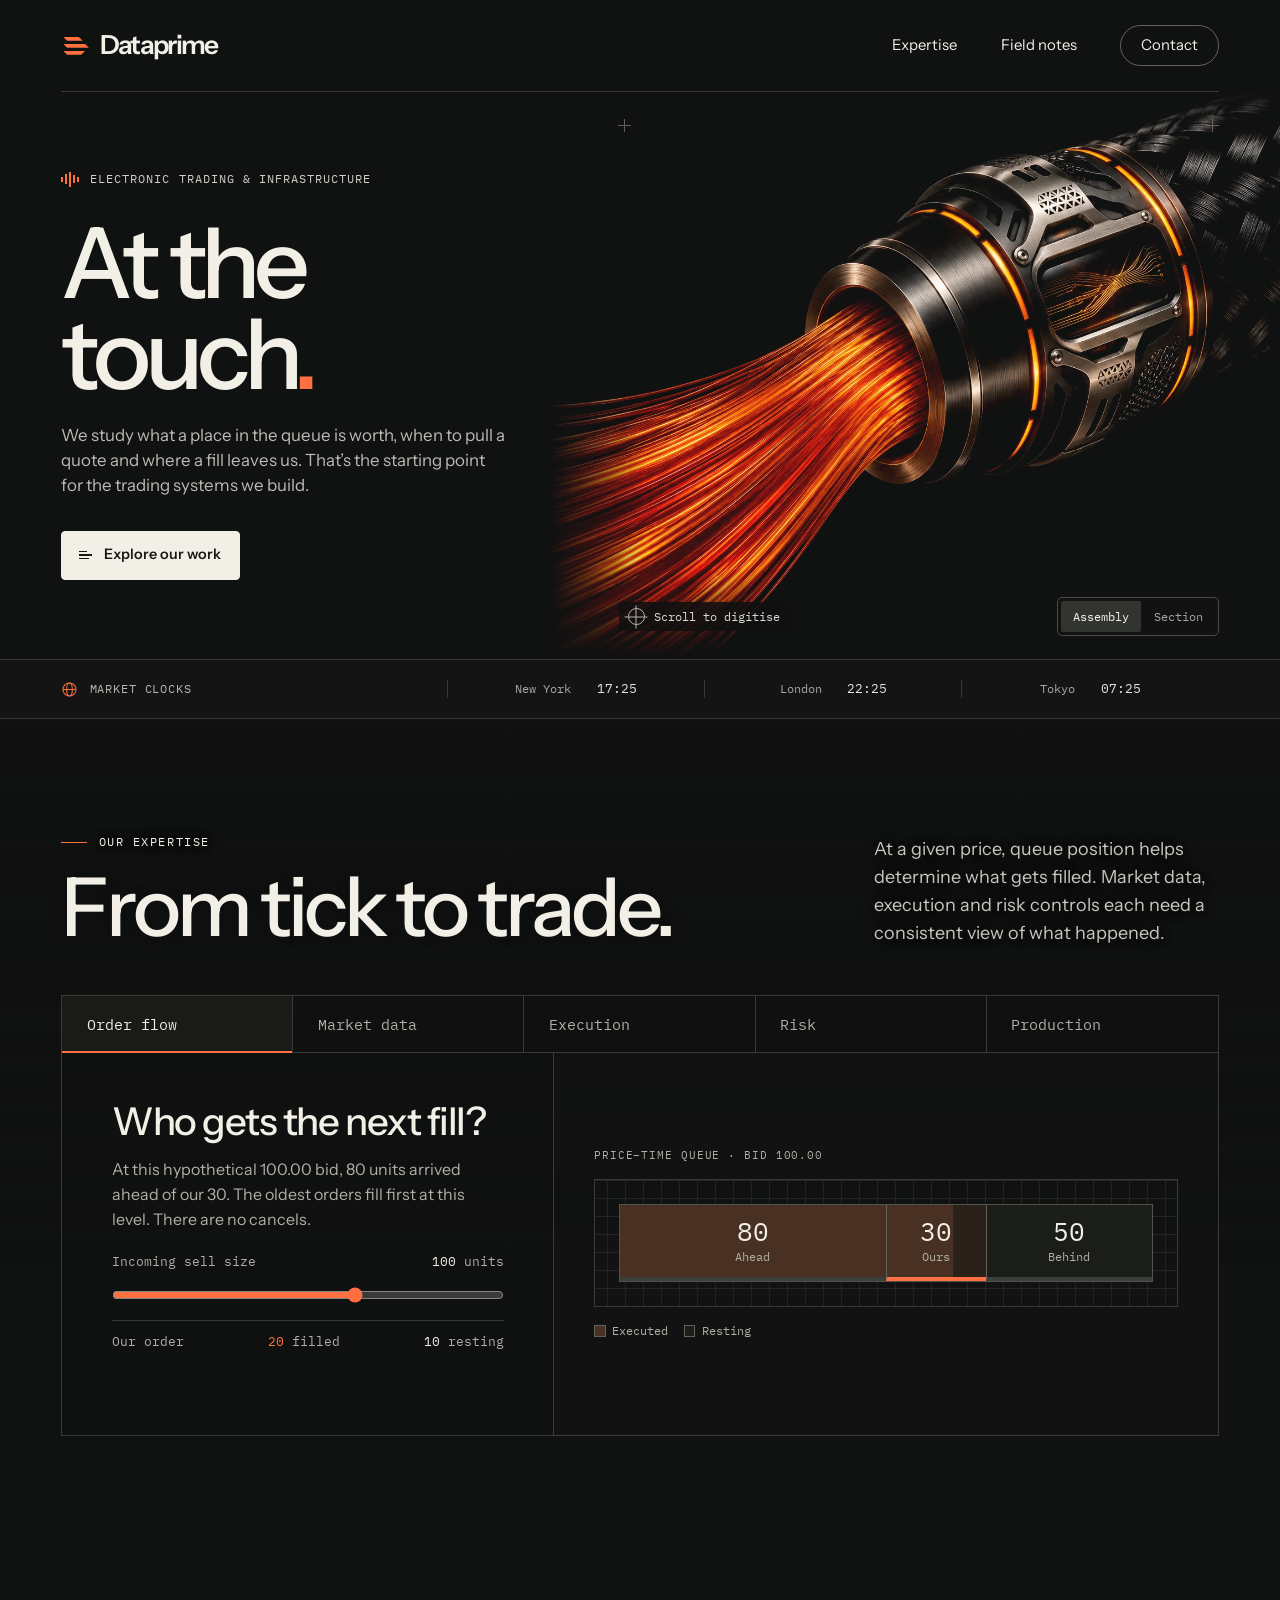
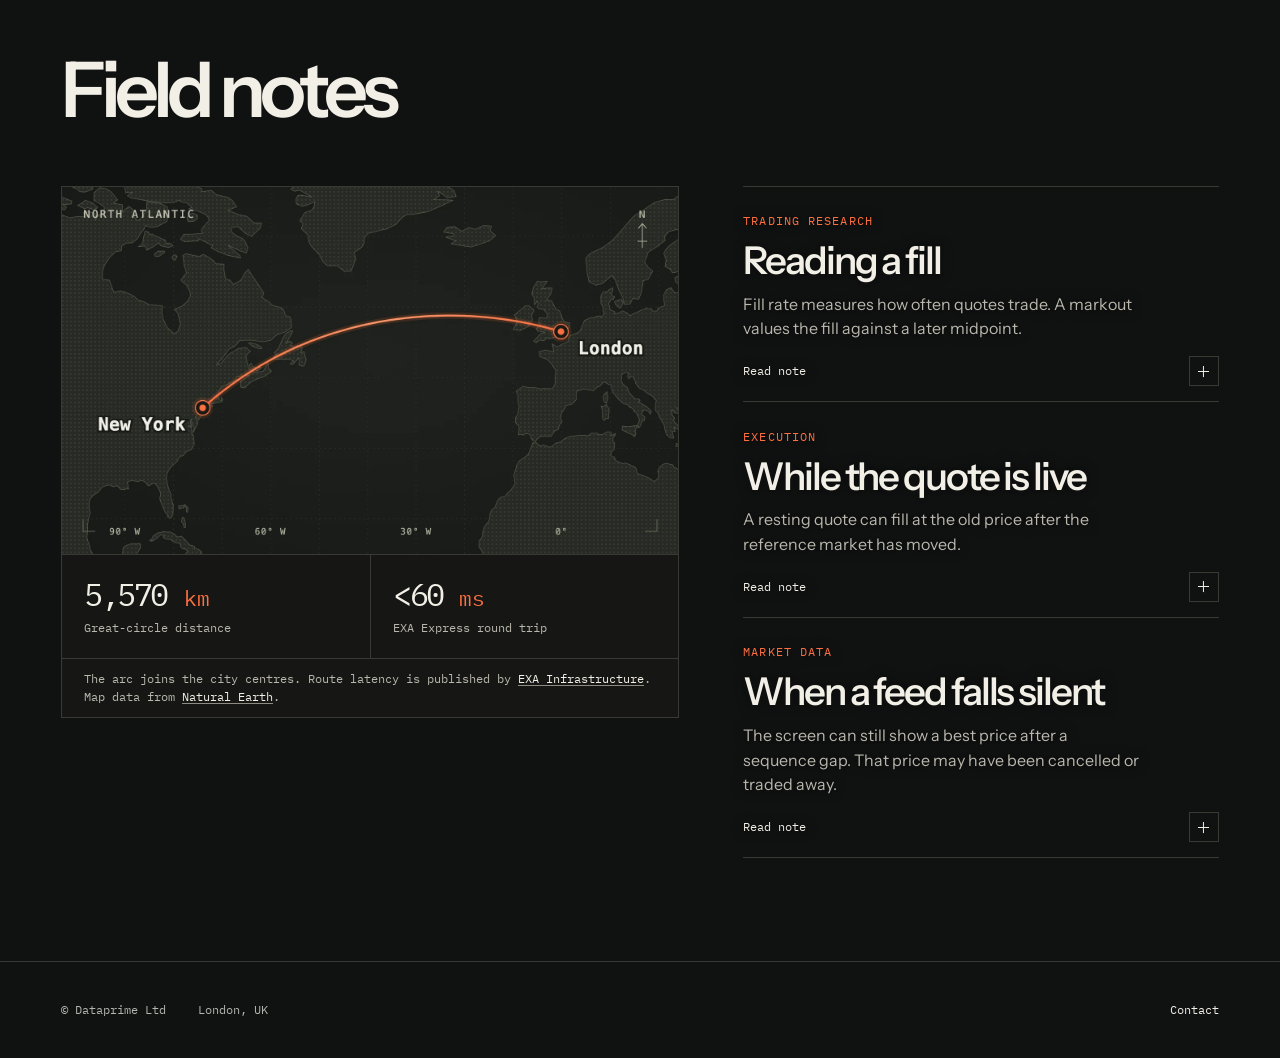
<file: index.html>
<!doctype html>
<html lang="en-GB">
  <head>
    <meta charset="utf-8" />
    <meta name="viewport" content="width=device-width, initial-scale=1" />
    <title>Dataprime — Electronic trading &amp; infrastructure</title>
    <meta
      name="description"
      content="Dataprime studies market microstructure, execution and risk, and builds the systems behind electronic trading."
    />
    <meta name="theme-color" content="#101111" />
    <link rel="canonical" href="https://dataprime.dev/" />
    <meta property="og:type" content="website" />
    <meta property="og:title" content="Dataprime — At the touch" />
    <meta
      property="og:description"
      content="Queue position, fill quality and the systems between a trading decision and the venue."
    />
    <meta property="og:url" content="https://dataprime.dev/" />
    <meta
      property="og:image"
      content="https://dataprime.dev/assets/photonic-study.jpg"
    />
    <meta name="twitter:card" content="summary_large_image" />
    <link rel="icon" href="/assets/favicon.svg" type="image/svg+xml" />
    <link
      rel="preload"
      href="/assets/fonts/instrument-sans-latin.woff2"
      as="font"
      type="font/woff2"
      crossorigin
    />
    <link
      rel="preload"
      as="image"
      href="/assets/photonic-digital-desktop.webp?v=79847d54fa"
      media="(min-width: 761px) and (prefers-reduced-motion: no-preference)"
    />
    <link
      rel="preload"
      as="image"
      href="/assets/photonic-digital-mobile.webp?v=79847d54fa"
      media="(max-width: 760px) and (prefers-reduced-motion: no-preference)"
    />
    <link rel="stylesheet" href="/styles.css?v=f256343ba1" />
    <link rel="stylesheet" href="/optical-scan.css?v=6530033d73" />
    <link rel="stylesheet" href="/practice.css?v=b164f9aa45" />
    <link rel="stylesheet" href="/notes.css" />
    <script src="/script.js?v=8922699587" defer></script>
    <script src="/optical-scan.js?v=7b8ea08d90" defer></script>
    <script src="/practice.js?v=fafe996a1b" defer></script>
  </head>
  <body id="top">
    <a class="skip-link" href="#main">Skip to content</a>
    <header class="masthead">
      <div class="wrap nav-row">
        <a class="wordmark" href="/" aria-label="Dataprime home"
          ><img
            src="/assets/mark.svg"
            alt=""
            width="31"
            height="31"
          />Dataprime</a
        >
        <nav class="primary-nav" aria-label="Main navigation">
          <a href="#practice">Expertise</a><a href="#notes">Field notes</a
          ><a class="contact-link" href="/contact/">Contact</a>
        </nav>
      </div>
    </header>
    <main id="main" tabindex="-1">
      <section class="hero" aria-labelledby="hero-title">
        <div class="wrap hero-grid">
          <div class="hero-copy">
            <p class="kicker">
              <span class="signal-icon" aria-hidden="true"
                ><i></i><i></i><i></i><i></i><i></i></span
              >Electronic trading &amp; infrastructure
            </p>
            <h1 id="hero-title">
              At the<br /><span>touch<span class="stop">.</span></span>
            </h1>
            <p class="hero-lead">
              We study what a place in the queue is worth, when to pull a quote
              and where a fill leaves us. That’s the starting point for the
              trading systems we build.
            </p>
            <a class="practice-link" href="#practice"
              ><span class="link-symbol" aria-hidden="true"
                ><i></i><i></i><i></i></span
              >Explore our work</a
            >
          </div>
          <figure class="study" aria-label="Photonic cable study">
            <span class="registration reg-start" aria-hidden="true"></span
            ><span class="registration reg-end" aria-hidden="true"></span>
            <div class="study-viewport">
              <picture class="assembly-view">
                <source
                  type="image/webp"
                  srcset="
                    /assets/photonic-800.webp   800w,
                    /assets/photonic-1536.webp 1536w
                  "
                  sizes="(max-width: 760px) 100vw, 65vw"
                />
                <img
                  src="/assets/photonic-study.jpg"
                  alt="Concept study of a photonic cable. Amber light traces run beneath its slotted titanium collar and out into a fan of glass fibres."
                  width="1536"
                  height="1024"
                  fetchpriority="high"
                />
              </picture>
              <img
                class="section-view"
                src="/assets/fibre-section.svg"
                alt="Schematic cross-section of cladding and optical core inside a protective jacket."
                width="720"
                height="500"
                hidden
              />
            </div>
            <figcaption class="study-caption">
              <span class="study-title">
                <span class="specimen-glyph" aria-hidden="true"></span>
                <span class="study-name">Photonic cable study</span>
                <span class="scan-cue cue-start">Scroll to digitise</span>
                <span class="scan-cue cue-scanning">Digitising</span>
                <span class="scan-cue cue-complete">Binary study</span>
              </span>
              <div
                class="view-controls"
                role="group"
                aria-label="Optical study view"
                hidden
              >
                <button type="button" aria-pressed="true" data-view="assembly">
                  Assembly</button
                ><button type="button" aria-pressed="false" data-view="section">
                  Section
                </button>
              </div>
            </figcaption>
          </figure>
        </div>
      </section>
      <aside
        class="clock-strip"
        aria-label="Current local time in financial centres"
        hidden
      >
        <div class="wrap clock-row">
          <div class="clock-heading">
            <svg
              viewBox="0 0 24 24"
              width="17"
              height="17"
              fill="none"
              stroke="currentColor"
              stroke-width="1.45"
              aria-hidden="true"
            >
              <circle cx="12" cy="12" r="9.25" />
              <ellipse cx="12" cy="12" rx="4" ry="9.25" />
              <path d="M3 12h18" /></svg
            >Market clocks
          </div>
          <div class="clock">
            <span>New York</span><time data-zone="America/New_York"></time>
          </div>
          <div class="clock">
            <span>London</span><time data-zone="Europe/London"></time>
          </div>
          <div class="clock">
            <span>Tokyo</span><time data-zone="Asia/Tokyo"></time>
          </div>
        </div>
      </aside>
      <section
        class="practice"
        id="practice"
        aria-labelledby="practice-heading"
      >
        <div class="wrap">
          <header class="practice-header">
            <div>
              <p class="practice-eyebrow">Our expertise</p>
              <h2 id="practice-heading">From tick to trade.</h2>
            </div>
            <p class="practice-intro">
              At a given price, queue position helps determine what gets filled.
              Market data, execution and risk controls each need a consistent
              view of what happened.
            </p>
          </header>

          <div class="practice-module">
            <div
              class="practice-tabs"
              role="tablist"
              aria-label="Trading path"
              hidden
            >
              <button
                type="button"
                role="tab"
                id="practice-tab-order-flow"
                aria-controls="practice-panel-order-flow"
                aria-selected="true"
                data-practice-stage="order-flow"
              >
                Order flow
              </button>
              <button
                type="button"
                role="tab"
                id="practice-tab-data"
                aria-controls="practice-panel-data"
                aria-selected="false"
                tabindex="-1"
                data-practice-stage="data"
              >
                Market data
              </button>
              <button
                type="button"
                role="tab"
                id="practice-tab-execution"
                aria-controls="practice-panel-execution"
                aria-selected="false"
                tabindex="-1"
                data-practice-stage="execution"
              >
                Execution
              </button>
              <button
                type="button"
                role="tab"
                id="practice-tab-risk"
                aria-controls="practice-panel-risk"
                aria-selected="false"
                tabindex="-1"
                data-practice-stage="risk"
              >
                Risk
              </button>
              <button
                type="button"
                role="tab"
                id="practice-tab-production"
                aria-controls="practice-panel-production"
                aria-selected="false"
                tabindex="-1"
                data-practice-stage="production"
              >
                Production
              </button>
            </div>

            <div class="practice-content">
              <div class="practice-panels">
                <article
                  class="practice-panel"
                  id="practice-panel-order-flow"
                  aria-labelledby="practice-title-order-flow"
                >
                  <h3 id="practice-title-order-flow">
                    Who gets the next fill?
                  </h3>
                  <p id="practice-queue-assumptions">
                    At this hypothetical 100.00 bid, 80 units arrived ahead of
                    our 30. The oldest orders fill first at this level. There
                    are no cancels.
                  </p>
                  <div class="queue-input">
                    <label for="queue-sell">Incoming sell size</label>
                    <span><strong data-queue-sell>100</strong> units</span>
                    <input
                      id="queue-sell"
                      type="range"
                      min="0"
                      max="160"
                      value="100"
                      aria-describedby="practice-queue-assumptions"
                      hidden
                    />
                  </div>
                  <div class="queue-result" role="status">
                    <span>Our order</span>
                    <span><strong data-queue-filled>20</strong> filled</span>
                    <span><strong data-queue-resting>10</strong> resting</span>
                  </div>
                </article>
                <article
                  class="practice-panel"
                  id="practice-panel-data"
                  aria-labelledby="practice-title-data"
                >
                  <h3 id="practice-title-data">Is the book usable?</h3>
                  <p>
                    Ticks can keep arriving after a sequence gap. Rebuild the
                    book from a snapshot and apply buffered updates in order
                    before pricing off it again.
                  </p>
                  <ul class="practice-topics" aria-label="Market data topics">
                    <li>Sequence gaps</li>
                    <li>Snapshot recovery</li>
                    <li>Book validity</li>
                  </ul>
                </article>
                <article
                  class="practice-panel"
                  id="practice-panel-execution"
                  aria-labelledby="practice-title-execution"
                >
                  <h3 id="practice-title-execution">
                    What’s working at the venue?
                  </h3>
                  <p>
                    A fill can arrive while a cancel is pending. After a
                    reconnect, reconcile the venue’s fills and open orders
                    before treating local order state as current.
                  </p>
                  <ul class="practice-topics" aria-label="Execution topics">
                    <li>Order state</li>
                    <li>Drop copy</li>
                    <li>Session recovery</li>
                  </ul>
                </article>
                <article
                  class="practice-panel"
                  id="practice-panel-risk"
                  aria-labelledby="practice-title-risk"
                >
                  <h3 id="practice-title-risk">How much exposure remains?</h3>
                  <p>
                    A partial fill changes the position while the remainder can
                    still trade. Pre-trade limits need to account for both,
                    including orders with cancels still pending.
                  </p>
                  <ul class="practice-topics" aria-label="Risk topics">
                    <li>Pre-trade controls</li>
                    <li>Working exposure</li>
                    <li>Position limits</li>
                  </ul>
                </article>
                <article
                  class="practice-panel"
                  id="practice-panel-production"
                  aria-labelledby="practice-title-production"
                >
                  <h3 id="practice-title-production">
                    Can we replay the decision?
                  </h3>
                  <p>
                    Replay the inputs with the code and configuration that ran
                    at the time. Follow the decision through the risk check,
                    outbound order and venue response.
                  </p>
                  <ul class="practice-topics" aria-label="Production topics">
                    <li>Event capture</li>
                    <li>Versioned configuration</li>
                    <li>Deterministic replay</li>
                  </ul>
                </article>
              </div>

              <div class="practice-visuals">
                <figure class="practice-figure queue-figure">
                  <figcaption>Price–time queue · Bid 100.00</figcaption>
                  <div class="queue-board">
                    <ol
                      class="queue-depth"
                      aria-label="Starting queue in fill order"
                    >
                      <li data-queue-units="80">
                        <strong>80</strong><span>Ahead</span>
                      </li>
                      <li data-queue-units="30">
                        <strong>30</strong><span>Ours</span>
                      </li>
                      <li data-queue-units="50">
                        <strong>50</strong><span>Behind</span>
                      </li>
                    </ol>
                  </div>
                  <div class="queue-key" aria-hidden="true">
                    <span>Executed</span><span>Resting</span>
                  </div>
                </figure>
                <figure class="practice-figure practice-route-figure">
                  <figcaption>Illustrative trading path</figcaption>
                  <svg
                    class="practice-schematic"
                    viewBox="0 0 638 300"
                    role="img"
                    aria-labelledby="practice-diagram-title practice-diagram-description"
                    xmlns="http://www.w3.org/2000/svg"
                  >
                    <title id="practice-diagram-title">
                      An electronic trading path
                    </title>
                    <desc id="practice-diagram-description">
                      Market feeds update the order book, which a strategy uses
                      to generate orders. A pre-trade risk check gates orders on
                      the way to the venue. Venue acknowledgements and fills
                      return to the strategy's order management. Production
                      telemetry and replay span the path.
                    </desc>
                    <defs>
                      <pattern
                        id="practice-grid"
                        width="20"
                        height="20"
                        patternUnits="userSpaceOnUse"
                      >
                        <path d="M 20 0 H 0 V 20" />
                      </pattern>
                    </defs>

                    <path class="practice-grid" d="M0 0H638V300H0Z" />
                    <path
                      class="practice-field-guides"
                      d="M1 70V1h72 M565 1h72v69 M637 229v70h-72 M73 299H1v-70"
                    />

                    <g class="practice-route practice-path-production">
                      <path
                        d="M76 165 V258 H202 M236 165 V232 M398 165 V232 M558 203 V258 H438"
                      />
                      <circle cx="76" cy="258" r="3" />
                      <circle cx="558" cy="258" r="3" />
                    </g>
                    <g
                      class="practice-route practice-path-execution practice-reply"
                    >
                      <path
                        d="M558 165 V202 H312 V78 M308 84 L312 78 L316 84"
                      />
                      <text x="459" y="194" text-anchor="middle">
                        ACK / FILL
                      </text>
                    </g>
                    <g class="practice-route practice-path-data">
                      <path
                        d="M132 137 H174 M168 133 L174 137 L168 141 M236 109 V54 H274 M268 50 L274 54 L268 58"
                      />
                    </g>
                    <g class="practice-route practice-path-risk">
                      <path d="M397 54 H426 V110 M422 104 L426 110 L430 104" />
                    </g>
                    <g
                      class="practice-route practice-path-execution practice-path-risk"
                    >
                      <path d="M460 137 H500 M494 133 L500 137 L494 141" />
                    </g>

                    <g class="practice-node practice-path-data">
                      <rect x="20" y="110" width="112" height="54" />
                      <text x="76" y="138">Feed</text>
                    </g>
                    <g class="practice-node practice-path-data">
                      <rect x="174" y="110" width="124" height="54" />
                      <text x="236" y="138">Order book</text>
                    </g>
                    <g
                      class="practice-node practice-path-data practice-path-execution practice-path-risk"
                    >
                      <rect x="274" y="31" width="123" height="46" />
                      <text x="335.5" y="55">Strategy</text>
                    </g>
                    <g class="practice-node practice-path-risk">
                      <rect x="336" y="110" width="124" height="54" />
                      <text x="398" y="138">Risk check</text>
                    </g>
                    <g class="practice-node practice-path-execution">
                      <rect x="500" y="110" width="116" height="54" />
                      <text x="558" y="138">Venue</text>
                    </g>
                    <g class="practice-node practice-path-production">
                      <rect x="202" y="232" width="236" height="51" />
                      <text x="320" y="258">Telemetry / replay</text>
                    </g>
                  </svg>
                </figure>
              </div>
            </div>
          </div>
        </div>
      </section>
      <section
        class="field-notes"
        id="notes"
        aria-labelledby="field-notes-heading"
      >
        <div class="wrap">
          <h2 class="field-notes__heading" id="field-notes-heading">
            Field notes
          </h2>

          <div class="field-notes__layout">
            <figure class="field-notes__figure">
              <img
                src="./assets/notes/atlantic-great-circle.webp"
                alt="Map of the North Atlantic showing the great-circle arc from New York to London."
                width="1520"
                height="906"
                loading="lazy"
                decoding="async"
              />
              <figcaption class="field-notes__caption">
                <dl class="field-notes__measurements">
                  <div>
                    <dt>Great-circle distance</dt>
                    <dd>5,570 <span>km</span></dd>
                  </div>
                  <div>
                    <dt>EXA Express round trip</dt>
                    <dd>&lt;60 <span>ms</span></dd>
                  </div>
                </dl>
                <p>
                  The arc joins the city centres. Route latency is published by
                  <a href="https://www.exainfra.net/subsea-systems">EXA Infrastructure</a>.
                  Map data from
                  <a
                    href="https://www.naturalearthdata.com/downloads/110m-physical-vectors/110m-land/"
                    >Natural Earth</a
                  >.
                </p>
              </figcaption>
            </figure>

            <div class="field-notes__articles">
              <article
                class="field-notes__article"
                aria-labelledby="note-markout"
              >
                <p class="field-notes__topic">Trading research</p>
                <h3 id="note-markout">Reading a fill</h3>
                <p class="field-notes__dek">
                  Fill rate measures how often quotes trade. A markout values
                  the fill against a later midpoint.
                </p>
                <details class="field-notes__disclosure">
                  <summary>
                    <span class="field-notes__read">Read note</span>
                    <span class="field-notes__close">Close note</span>
                    <span class="field-notes__sr-only">
                      on interpreting fills</span
                    >
                    <span class="field-notes__toggle" aria-hidden="true"></span>
                  </summary>
                  <div class="field-notes__body">
                    <p>
                      Suppose a passive bid fills at 100.00 and the midpoint is
                      99.98 one second later. For the buyer, the later midpoint
                      less the fill price gives a signed markout of −0.02 per
                      unit before fees or rebates.
                    </p>
                    <p>
                      A single negative markout can reflect ordinary price
                      noise. If it recurs across fills at similar spreads and
                      volatility, the pattern can point to adverse selection.
                      Compare several horizons to see whether the move persists.
                    </p>
                    <p>
                      Read markouts alongside fill rate and the urgency of the
                      order. A desk that needs to complete an order promptly may
                      accept a different trade-off from one that can wait.
                      <a
                        href="https://www.nasdaq.com/articles/what-markouts-are-and-why-they-dont-always-matter-2020-07-23"
                        >Nasdaq’s discussion of markouts</a
                      >.
                    </p>
                  </div>
                </details>
              </article>

              <article
                class="field-notes__article"
                aria-labelledby="note-distance"
              >
                <p class="field-notes__topic">Execution</p>
                <h3 id="note-distance">While the quote is live</h3>
                <p class="field-notes__dek">
                  A resting quote can fill at the old price after the reference
                  market has moved.
                </p>
                <details class="field-notes__disclosure">
                  <summary>
                    <span class="field-notes__read">Read note</span>
                    <span class="field-notes__close">Close note</span>
                    <span class="field-notes__sr-only"> on quote lifetime</span>
                    <span class="field-notes__toggle" aria-hidden="true"></span>
                  </summary>
                  <div class="field-notes__body">
                    <p>
                      A cancel in flight leaves the remaining size exposed.
                      Trace the time from the reference price move through feed
                      receipt and the pricing decision to the event that removes
                      or replaces the quote at the venue. Include any fills
                      along the way.
                    </p>
                    <p>
                      The great-circle distance between New York and London is
                      about 5,570 km. At roughly 5 µs per kilometre in glass,
                      a hypothetical fibre following that arc gives 27.85 ms
                      one way, or 55.7 ms round trip. An installed link has its
                      own cable length and equipment delays.
                      <a
                        href="https://www.ciena.com/insights/articles/exploring-the-cloud-overland-and-undersea-DCI.html"
                        >Ciena’s fibre propagation estimate</a
                      >.
                    </p>
                    <p>
                      Break the local part of that timeline into queueing and
                      processing. Across systems, account for clock offset and
                      report the uncertainty. It determines how confidently the
                      desk can place a fill before or after the price move.
                    </p>
                  </div>
                </details>
              </article>

              <article class="field-notes__article" aria-labelledby="note-feed">
                <p class="field-notes__topic">Market data</p>
                <h3 id="note-feed">When a feed falls silent</h3>
                <p class="field-notes__dek">
                  The screen can still show a best price after a sequence gap.
                  That price may have been cancelled or traded away.
                </p>
                <details class="field-notes__disclosure">
                  <summary>
                    <span class="field-notes__read">Read note</span>
                    <span class="field-notes__close">Close note</span>
                    <span class="field-notes__sr-only">
                      on market-data recovery</span
                    >
                    <span class="field-notes__toggle" aria-hidden="true"></span>
                  </summary>
                  <div class="field-notes__body">
                    <p>
                      Track the next expected sequence number for each feed
                      session. A MoldUDP64 heartbeat carries the sender’s next
                      sequence number, so it can reveal a missed update during a
                      quiet market.
                      <a
                        href="https://www.nasdaqtrader.com/content/technicalsupport/specifications/dataproducts/moldudp64.pdf"
                        >Nasdaq’s MoldUDP64 specification</a
                      >.
                    </p>
                    <p>
                      When a gap appears, pass the recovering state to pricing
                      and risk checks that depend on the affected books. Track
                      working orders separately through venue acknowledgements
                      and execution reports.
                    </p>
                    <p>
                      Buffer live updates during replay. If recovery needs a
                      sequenced snapshot, apply the contiguous updates after its
                      boundary. The book is usable again once the sequence is
                      complete and the backlog is within the desk’s freshness
                      budget.
                    </p>
                  </div>
                </details>
              </article>
            </div>
          </div>
        </div>
      </section>
    </main>
    <footer class="site-footer">
      <div class="wrap footer-row">
        <span>© Dataprime Ltd</span
        ><span class="footer-location">London, UK</span
        ><a href="/contact/">Contact</a>
      </div>
    </footer>
  </body>
</html>
</file>
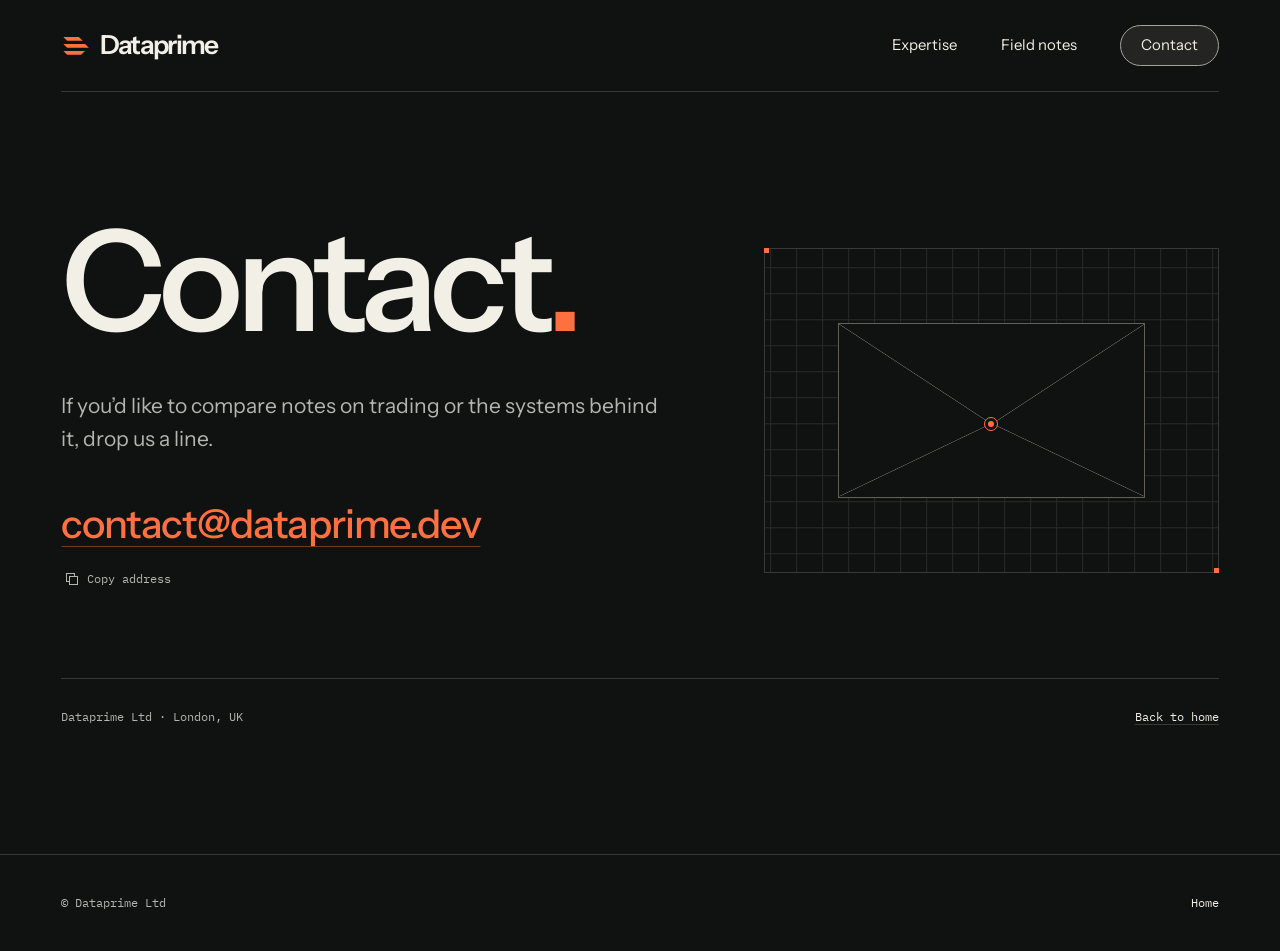
<file: contact/index.html>
<!doctype html>
<html lang="en-GB">
  <head>
    <meta charset="utf-8">
    <meta name="viewport" content="width=device-width, initial-scale=1">
    <meta name="description" content="Get in touch with Dataprime Ltd to compare notes on markets, trading, and the systems behind them.">
    <meta name="theme-color" content="#101111">
    <title>Contact — Dataprime</title>
    <link rel="canonical" href="https://dataprime.dev/contact/">
    <link rel="icon" href="/assets/favicon.svg" type="image/svg+xml">
    <link rel="preload" href="/assets/fonts/instrument-sans-latin.woff2" as="font" type="font/woff2" crossorigin>
    <link rel="stylesheet" href="/styles.css?v=f256343ba1">
    <link rel="stylesheet" href="/contact/contact.css">
    <noscript><style>.contact-address > a { display: none; }</style></noscript>
    <script src="/contact/contact.js" defer></script>
  </head>
  <body class="contact-page">
    <a class="skip-link" href="#main">Skip to content</a>
    <header class="masthead">
      <div class="wrap nav-row">
        <a class="wordmark" href="/" aria-label="Dataprime home"><img src="/assets/mark.svg" alt="" width="31" height="31">Dataprime</a>
        <nav class="primary-nav" aria-label="Main navigation">
          <a href="/#practice">Expertise</a>
          <a href="/#notes">Field notes</a>
          <a class="contact-link" href="/contact/" aria-current="page">Contact</a>
        </nav>
      </div>
    </header>

    <main class="wrap contact-main" id="main" tabindex="-1">
      <div class="contact-grid">
        <div class="contact-intro">
          <h1>Contact<span aria-hidden="true">.</span></h1>
          <p>If you’d like to compare notes on trading or the systems behind it, drop us a line.</p>
          <div class="contact-address">
            <a class="email-link" href="mailto:contact@dataprime.dev">contact@dataprime.dev</a>
            <noscript><span class="contact-address-text">contact [at] dataprime.dev</span></noscript>
          </div>
          <div class="contact-actions" hidden>
            <button class="copy-address" type="button"><span class="copy-icon" aria-hidden="true"></span><span>Copy address</span></button>
            <span class="copy-status" role="status"></span>
          </div>
        </div>

        <div class="envelope-grid" aria-hidden="true">
          <div class="envelope"><span></span></div>
        </div>
      </div>

      <div class="contact-details">
        <p>Dataprime Ltd · London, UK</p>
        <a href="/">Back to home</a>
      </div>
    </main>

    <footer class="site-footer">
      <div class="wrap footer-row">
        <span>© Dataprime Ltd</span>
        <a href="/">Home</a>
      </div>
    </footer>
  </body>
</html>
</file>
<file: styles.css>
@font-face {
  font-family: "Instrument Sans";
  src: url("/assets/fonts/instrument-sans-latin.woff2") format("woff2");
  font-style: normal;
  font-weight: 400 700;
  font-display: swap;
}
@font-face {
  font-family: "IBM Plex Mono";
  src: url("/assets/fonts/ibm-plex-mono-latin.woff2") format("woff2");
  font-style: normal;
  font-weight: 400;
  font-display: swap;
}
:root {
  color-scheme: dark;
  --sans: "Instrument Sans", Arial, sans-serif;
  --mono: "IBM Plex Mono", ui-monospace, monospace;
  --bg: #101111;
  --ink: #f1efe6;
  --muted: #b4b5b0;
  --orange: #ff7040;
  --rule: #373837;
  --gutter: clamp(1.25rem, 4.8vw, 5.5rem);
}
*,
*::before,
*::after {
  box-sizing: border-box;
}
html {
  scroll-behavior: smooth;
  scroll-padding-top: 1.5rem;
}
body {
  margin: 0;
  background: var(--bg);
  color: var(--ink);
  font-family: var(--sans);
  font-size: 1rem;
  line-height: 1.5;
  -webkit-font-smoothing: antialiased;
}
[hidden]:not(.practice-panel) {
  display: none !important;
}
img,
svg {
  vertical-align: middle;
}
button,
input {
  font: inherit;
}
a {
  color: inherit;
  text-decoration: none;
}
button {
  color: inherit;
  cursor: pointer;
}
button:focus-visible,
a:focus-visible,
summary:focus-visible,
[tabindex="0"]:focus-visible {
  outline: 2px solid var(--orange);
  outline-offset: 5px;
}
::selection {
  background: #ff956c;
  color: #131414;
}
.wrap {
  width: min(100% - var(--gutter) * 2, 92rem);
  margin-inline: auto;
}
.skip-link {
  position: fixed;
  z-index: 30;
  left: 1rem;
  top: 1rem;
  background: var(--ink);
  color: var(--bg);
  padding: 0.7rem 1rem;
  transform: translateY(-180%);
}
.skip-link:focus {
  transform: none;
}
.masthead {
  position: relative;
  z-index: 3;
}
.nav-row {
  height: 5.75rem;
  display: flex;
  align-items: center;
  justify-content: space-between;
  border-bottom: 1px solid var(--rule);
  gap: 1.25rem;
}
.wordmark {
  display: inline-flex;
  align-items: center;
  gap: 0.48rem;
  font-size: 1.64rem;
  font-weight: 620;
  letter-spacing: -0.065em;
  line-height: 1;
  white-space: nowrap;
}
.wordmark img {
  width: 1.92rem;
  height: auto;
}
.primary-nav {
  display: flex;
  align-items: center;
  gap: clamp(1.6rem, 3.4vw, 3.8rem);
  font-size: 0.93rem;
  line-height: 1;
}
.primary-nav a {
  display: inline-flex;
  min-height: 44px;
  align-items: center;
  transition: color 0.18s;
}
.primary-nav a:hover,
.footer-row a:hover {
  color: var(--orange);
}
.primary-nav .contact-link {
  min-height: 2.55rem;
  padding: 0 1.23rem;
  border: 1px solid #64645e;
  border-radius: 3rem;
  transition:
    background 0.18s,
    color 0.18s,
    border-color 0.18s;
}
.primary-nav .contact-link:hover,
.primary-nav .contact-link[aria-current] {
  color: var(--ink);
  background: #242523;
  border-color: #a4a49c;
}
.hero {
  overflow: hidden;
}
.hero-grid {
  position: relative;
  display: grid;
  grid-template-columns: 47% 53%;
  min-height: clamp(32rem, 42vw, 45rem);
  align-items: center;
  isolation: isolate;
}
.hero-copy {
  position: relative;
  z-index: 1;
  pointer-events: none;
  padding: clamp(4.5rem, 6.1vw, 7.15rem) 0 clamp(4.6rem, 6.2vw, 7.3rem);
}
.hero-copy a {
  pointer-events: auto;
}
.kicker {
  display: flex;
  align-items: center;
  gap: 0.68rem;
  margin: 0 0 1.9rem;
  font-family: var(--mono);
  font-size: 0.75rem;
  line-height: 1.5;
  letter-spacing: 0.085em;
  text-transform: uppercase;
  color: #cecec7;
}
.signal-icon {
  height: 15px;
  display: inline-flex;
  align-items: center;
  gap: 2px;
  color: var(--orange);
}
.signal-icon i {
  width: 2px;
  height: 5px;
  background: currentColor;
}
.signal-icon i:nth-child(2) {
  height: 10px;
}
.signal-icon i:nth-child(3) {
  height: 15px;
}
.signal-icon i:nth-child(4) {
  height: 8px;
}
h1,
h2,
h3,
p {
  text-wrap: pretty;
}
.hero h1 {
  font-size: clamp(5rem, 7.65vw, 8.7rem);
  line-height: 0.92;
  letter-spacing: -0.065em;
  word-spacing: 0.015em;
  font-weight: 520;
  margin: 0 0 1.55rem;
  text-wrap: initial;
}
.hero h1 > span {
  white-space: nowrap;
}
.stop {
  color: var(--orange);
}
.hero-lead {
  font-size: clamp(1.055rem, 1.28vw, 1.32rem);
  font-weight: 400;
  line-height: 1.48;
  max-width: 28rem;
  color: #bbbbb5;
  margin: 0 0 2.04rem;
}
.practice-link {
  display: inline-flex;
  align-items: center;
  gap: 0.74rem;
  padding: 0.78rem 1.16rem 0.78rem 1.03rem;
  background: var(--ink);
  color: #171817;
  border: 1px solid var(--ink);
  border-radius: 0.25rem;
  font-size: 0.9rem;
  font-weight: 580;
  transition:
    background 0.2s,
    border-color 0.2s;
}
.practice-link:hover {
  background: var(--orange);
  border-color: var(--orange);
}
.link-symbol {
  display: grid;
  gap: 2px;
  align-items: center;
  width: 13px;
}
.link-symbol i {
  display: block;
  height: 1.5px;
  background: currentColor;
  width: 8px;
}
.link-symbol i:nth-child(2) {
  width: 13px;
}
.link-symbol i:nth-child(3) {
  width: 10px;
}
.study {
  align-self: stretch;
  margin: 0;
  position: relative;
  min-width: 0;
  isolation: isolate;
}
.study-viewport {
  position: absolute;
  inset: 0 calc(-1 * var(--gutter)) 0 -9%;
  z-index: -1;
  overflow: hidden;
}
.assembly-view,
.assembly-view img,
.section-view {
  display: block;
  height: 100%;
  width: 100%;
  object-fit: cover;
}
.study-viewport {
  background: var(--bg);
}
.assembly-view {
  mix-blend-mode: lighten;
  mask-image:
    linear-gradient(90deg, transparent, #000 13%, #000 98%),
    linear-gradient(180deg, transparent, #000 9%, #000 84%, transparent);
  mask-composite: intersect;
}
.assembly-view img {
  object-position: 51% 51%;
}
.section-view {
  object-fit: contain;
  padding: 2rem 6% 4rem 4%;
}
.study-caption {
  position: absolute;
  bottom: 1.4rem;
  left: 2.2%;
  right: 0;
  display: flex;
  align-items: center;
  justify-content: space-between;
  gap: 1rem;
  font-family: var(--mono);
  font-size: 0.75rem;
}
.study-title {
  display: inline-flex;
  gap: 0.62rem;
  align-items: center;
  color: #b5b5ae;
}
.scan-cue {
  display: none;
}
.hero[data-optical-scan="ready"]
  .study:has(.assembly-view:not([hidden]))
  .study-name {
  display: none;
}
.hero[data-optical-phase="start"]
  .study:has(.assembly-view:not([hidden]))
  .cue-start,
.hero[data-optical-phase="scanning"]
  .study:has(.assembly-view:not([hidden]))
  .cue-scanning,
.hero[data-optical-phase="complete"]
  .study:has(.assembly-view:not([hidden]))
  .cue-complete {
  display: inline;
}
.specimen-glyph {
  width: 17px;
  height: 17px;
  border: 1px solid #b5b5ae;
  border-radius: 50%;
  position: relative;
  display: inline-block;
}
.specimen-glyph::before,
.specimen-glyph::after {
  content: "";
  position: absolute;
  top: 50%;
  left: 50%;
  background: #b5b5ae;
  transform: translate(-50%, -50%);
}
.specimen-glyph::before {
  width: 23px;
  height: 1px;
}
.specimen-glyph::after {
  width: 1px;
  height: 23px;
}
.view-controls {
  display: flex;
  align-items: center;
  padding: 3px;
  gap: 2px;
  border: 1px solid #4a4b46;
  border-radius: 5px;
  background: #111211;
}
.view-controls button {
  border: 0;
  background: transparent;
  border-radius: 2px;
  color: #a6a7a2;
  font-size: 0.75rem;
  line-height: 1;
  padding: 0.6rem 0.72rem;
  transition:
    color 0.18s,
    background 0.18s;
}
.view-controls button:hover {
  color: #fff;
}
.view-controls button[aria-pressed="true"] {
  background: #323430;
  color: #f4f2e9;
}
.registration {
  position: absolute;
  width: 13px;
  height: 13px;
  opacity: 0.8;
  pointer-events: none;
  color: #74746b;
}
.registration::before,
.registration::after {
  position: absolute;
  content: "";
  left: 6px;
  top: 0;
  height: 13px;
  width: 1px;
  background: currentColor;
}
.registration::after {
  transform: rotate(90deg);
}
.reg-start {
  left: 2%;
  top: 1.7rem;
}
.reg-end {
  right: 0;
  top: 1.7rem;
}
.clock-strip {
  border-block: 1px solid var(--rule);
  background: #151615;
}
.clock-row {
  display: grid;
  grid-template-columns: 1.5fr 1fr 1fr 1fr;
  min-height: 3.65rem;
  align-items: center;
}
.clock-heading,
.clock {
  display: flex;
  align-items: center;
  font-family: var(--mono);
  font-size: 0.76rem;
  line-height: 1.3;
}
.clock-heading {
  gap: 0.7rem;
  text-transform: uppercase;
  letter-spacing: 0.07em;
  color: #b7b8b1;
}
.clock-heading svg {
  color: var(--orange);
}
.clock {
  justify-content: center;
  border-left: 1px solid var(--rule);
  gap: clamp(0.6rem, 2vw, 2.25rem);
  color: #a8a9a3;
}
.clock time {
  color: #e7e6de;
  font-variant-numeric: tabular-nums;
  font-size: 0.83rem;
}
.site-footer {
  border-top: 1px solid var(--rule);
  color: var(--muted);
}
.footer-row {
  display: flex;
  align-items: center;
  gap: 2rem;
  min-height: 6rem;
  font-family: var(--mono);
  font-size: 0.78rem;
}
.footer-row a {
  margin-left: auto;
  padding-block: 0.8rem;
  color: var(--ink);
}
@media (min-width: 1660px) {
  .study-viewport {
    right: -6rem;
  }
}
@media (max-width: 860px) {
  .hero h1 {
    font-size: clamp(4.5rem, 8.3vw, 5.5rem);
  }
  .hero-lead {
    max-width: 23rem;
  }
  .hero-copy {
    padding-right: 0.5rem;
  }
  .kicker {
    font-size: 0.7rem;
  }
}
@media (max-width: 760px) {
  .nav-row {
    height: 4.6rem;
    gap: 0.6rem;
  }
  .wordmark {
    font-size: 1.35rem;
    gap: 0.3rem;
  }
  .wordmark img {
    width: 1.6rem;
  }
  .primary-nav {
    gap: clamp(0.8rem, 3.35vw, 1.1rem);
    font-size: 0.85rem;
  }
  .primary-nav .contact-link {
    padding: 0 0.9rem;
    min-height: 2.2rem;
  }
  .hero-grid {
    grid-template-columns: 100%;
    min-height: 0;
  }
  .hero-copy {
    padding: 3.1rem 0 0;
  }
  .kicker {
    margin-bottom: 1.5rem;
  }
  .hero h1 {
    font-size: clamp(4rem, 12.4vw, 5.8rem);
    margin-bottom: 1rem;
  }
  .hero-lead {
    font-size: 1.03rem;
    max-width: 30rem;
    margin-bottom: 1.32rem;
  }
  .practice-link {
    padding: 0.64rem 0.9rem;
    font-size: 0.875rem;
  }
  .study {
    height: clamp(15rem, 55vw, 23rem);
    margin-top: 0.25rem;
  }
  .study-viewport {
    inset: -0.7rem calc(-1 * var(--gutter)) 0;
  }
  .assembly-view {
    mask-image: linear-gradient(
      180deg,
      transparent,
      #000 12%,
      #000 78%,
      transparent
    );
  }
  .assembly-view img {
    object-position: center 54%;
  }
  .section-view {
    padding: 0 0.4rem 2.8rem;
  }
  .study-caption {
    left: 0;
    bottom: 0.65rem;
  }
  .reg-start,
  .reg-end {
    top: 1rem;
  }
  .clock-row {
    grid-template-columns: auto 1fr 1fr 1fr;
    min-height: 3.5rem;
    gap: 0.55rem;
  }
  .clock-heading {
    font-size: 0;
    gap: 0;
    margin-right: 0.2rem;
  }
  .clock-heading svg {
    width: 1.1rem;
    height: 1.1rem;
  }
  .clock {
    gap: 0.5rem;
    font-size: 0.68rem;
  }
  .clock time {
    font-size: 0.73rem;
  }
  .footer-row {
    min-height: 5rem;
    gap: 1rem;
  }
}
@media (min-width: 381px) and (max-width: 440px) {
  .wordmark {
    font-size: 1.2rem;
  }
  .wordmark img {
    width: 1.35rem;
  }
  .primary-nav {
    font-size: 0.8rem;
    gap: 0.75rem;
    white-space: nowrap;
  }
  .primary-nav .contact-link {
    padding-inline: 0.7rem;
  }
}
@media (max-width: 380px) {
  :root {
    --gutter: 1rem;
  }
  .nav-row {
    height: auto;
    display: grid;
    grid-template-columns: 1fr;
    gap: 0.45rem;
    padding-block: 0.9rem 0.55rem;
  }
  .wordmark {
    justify-self: start;
    font-size: 1.35rem;
  }
  .wordmark img {
    width: 1.32rem;
  }
  .primary-nav {
    justify-content: space-between;
    gap: 0.8rem;
    font-size: 0.85rem;
    white-space: nowrap;
  }
  .primary-nav .contact-link {
    padding: 0 0.67rem;
  }
  .kicker {
    letter-spacing: 0.045em;
  }
  .clock {
    flex-direction: column;
    gap: 0.1rem;
  }
  .study-title {
    font-size: 0.68rem;
  }
  .view-controls button {
    padding: 0.55rem 0.55rem;
  }
}
@media (prefers-reduced-motion: reduce) {
  html {
    scroll-behavior: auto;
  }
  *,
  *::before,
  *::after {
    animation-duration: 0.01ms !important;
    animation-iteration-count: 1 !important;
    transition-duration: 0.01ms !important;
    scroll-behavior: auto !important;
  }
}
</file>
<file: optical-scan.css>
.optical-scan-stack {
  --scan-object-position: 51% 51%;
  position: relative;
  width: 100%;
  height: 100%;
  mix-blend-mode: lighten;
  mask-image:
    linear-gradient(90deg, transparent, #000 13%, #000 98%),
    linear-gradient(180deg, transparent, #000 9%, #000 84%, transparent);
  mask-composite: intersect;
}

.optical-scan-stack:has(.assembly-view[hidden]) {
  display: none;
}

.optical-scan-stack .assembly-view {
  mix-blend-mode: normal;
  mask-image: none;
}

.optical-scan-stack .assembly-view img {
  object-position: var(--scan-object-position);
  transform: none;
}

.optical-scan-plate {
  position: absolute;
  inset: 0;
  display: block;
  width: 100%;
  height: 100%;
  object-fit: cover;
  object-position: var(--scan-object-position);
  pointer-events: none;
  opacity: var(--engraving-opacity, 0);
}

.optical-scan-binary {
  opacity: var(--binary-opacity, 0);
}

/* Only the artwork is attached to the viewport. The figure, its controls
   and every section retain their natural scroll positions. */
#main:has(.hero[data-optical-scan]) {
  overflow-x: clip;
  isolation: isolate;
}

.hero[data-optical-scan],
.hero[data-optical-scan] .study-viewport {
  overflow: visible;
}

.hero[data-optical-scan] .optical-scan-stack {
  position: fixed;
  top: 0;
  left: var(--cable-left);
  width: var(--cable-width);
  height: var(--cable-height);
  pointer-events: none;
  transform-origin: right center;
  transform: translate3d(0, var(--cable-top), 0) scale(var(--cable-scale, 1));
  opacity: var(--cable-opacity, 1);
}

.hero[data-optical-scan] .assembly-view img {
  filter: contrast(var(--cable-contrast, 1)) saturate(var(--cable-contrast, 1));
}

.hero[data-optical-scan] .study-title {
  padding: 0.34rem 0.55rem;
  border-radius: 3px;
  background: rgb(16 17 17 / 88%);
  color: #dadad2;
}

.hero[data-optical-scan]:not([data-optical-phase="start"]) .optical-scan-stack:has(.assembly-view[hidden]) {
  display: block;
  opacity: var(--section-cable-opacity, 0);
}

.hero[data-optical-scan] ~ .clock-strip,
.hero[data-optical-scan] ~ .practice,
.hero[data-optical-scan] ~ .field-notes,
#main:has(.hero[data-optical-scan]) + .site-footer {
  position: relative;
  z-index: 1;
}

.hero[data-optical-scan] ~ .clock-strip {
  background: rgb(21 22 21 / 78%);
}

.hero[data-optical-scan] ~ .field-notes {
  background: transparent;
}

.hero[data-optical-scan] ~ .practice {
  background: linear-gradient(to bottom, rgb(16 17 17 / 50%), rgb(16 17 17 / 35%) 19rem, transparent 34rem);
}

.hero[data-optical-scan] ~ .practice .practice-header,
.hero[data-optical-scan] ~ .field-notes .field-notes__articles {
  text-shadow: 0 1px 4px #101111, 0 0 12px rgb(16 17 17 / 65%);
}

.hero[data-optical-scan] ~ .practice .practice-intro {
  color: #c9c8bf;
}

.hero[data-optical-scan] ~ .practice .practice-module {
  background: rgb(16 17 17 / 32%);
}

.hero[data-optical-scan] ~ .practice .practice-figure {
  background: rgb(20 22 20 / 42%);
}

@media (max-width: 760px) {
  .optical-scan-stack {
    --scan-object-position: center 54%;
    mask-image:
      linear-gradient(90deg, transparent, #000 8%),
      linear-gradient(180deg, transparent, #000 12%, #000 78%, transparent);
  }
}

@media (prefers-reduced-motion: reduce) {
  body:has(.hero) {
    isolation: isolate;
  }

  body:has(.hero)::before {
    content: "";
    position: fixed;
    z-index: -1;
    pointer-events: none;
    right: 0;
    top: 45%;
    transform: translateY(-50%);
    width: min(58vw, 62rem);
    aspect-ratio: 3 / 2;
    background:
      url("/assets/photonic-binary-desktop.webp?v=79847d54fa") center / cover,
      url("/assets/photonic-digital-desktop.webp?v=79847d54fa") center / cover;
    mask-image: linear-gradient(90deg, transparent, black 15%), linear-gradient(0deg, transparent, black 15%, black 85%, transparent);
    mask-composite: intersect;
    mix-blend-mode: lighten;
    opacity: 0.30;
  }

  .hero, .masthead:has(+ main .hero) {
    background: var(--bg);
  }

  .hero ~ .field-notes {
    background: transparent;
  }

  .hero ~ .practice .practice-figure {
    background: rgb(20 22 20 / 55%);
  }

  .hero .optical-scan-stack .optical-scan-plate {
    display: none;
  }
}

@media (prefers-reduced-motion: reduce) and (max-width: 760px) {
  body:has(.hero)::before {
    width: 86vw;
    top: 56%;
    background-image: url("/assets/photonic-binary-mobile.webp?v=79847d54fa"), url("/assets/photonic-digital-mobile.webp?v=79847d54fa");
  }
}
</file>
<file: practice.css>
.practice {
  --practice-ink: #f1efe6;
  --practice-muted: #b0afa6;
  --practice-rule: #393b36;
  --practice-signal: #ff7040;
  padding-block: clamp(4.5rem, 9vw, 8rem);
  color: var(--practice-ink);
}

.practice-header {
  display: grid;
  grid-template-columns: minmax(0, 1fr) minmax(14rem, 0.45fr);
  align-items: end;
  gap: 1.5rem 3rem;
  margin-bottom: clamp(1.8rem, 4vw, 3rem);
}

.practice-eyebrow {
  display: flex;
  align-items: center;
  gap: 0.72rem;
  margin: 0 0 1.05rem;
  font-family: var(--mono, monospace);
  font-size: 0.75rem;
  font-weight: 500;
  line-height: 1.4;
  letter-spacing: 0.13em;
  text-transform: uppercase;
}

.practice-eyebrow::before {
  width: 1.6rem;
  height: 1px;
  flex: none;
  background: var(--practice-signal);
  content: "";
}

.practice-header h2 {
  margin: 0;
  font-family: var(--sans, sans-serif);
  font-size: clamp(2.75rem, 6.35vw, 6.4rem);
  font-weight: 500;
  line-height: 0.97;
  letter-spacing: -0.052em;
}

.practice-intro {
  max-width: 32ch;
  margin: 0;
  color: var(--practice-muted);
  font-size: clamp(1rem, 1.5vw, 1.125rem);
  line-height: 1.56;
}

.practice-module {
  border: 1px solid var(--practice-rule);
}

.practice-tabs[hidden],
.practice-panel[hidden] {
  display: none;
}

.practice-tabs {
  display: grid;
  grid-template-columns: repeat(5, minmax(0, 1fr));
  border-bottom: 1px solid var(--practice-rule);
}

.practice-tabs button {
  position: relative;
  min-width: 0;
  min-height: 3.5rem;
  padding: 0.9rem clamp(0.7rem, 1.9vw, 1.65rem);
  border: 0;
  border-right: 1px solid var(--practice-rule);
  border-radius: 0;
  appearance: none;
  background: transparent;
  color: var(--practice-muted);
  font: 500 clamp(0.73rem, 1.35vw, 0.95rem)/1.2 var(--mono, monospace);
  text-align: left;
  cursor: pointer;
  transition: color 160ms ease, background-color 160ms ease;
}

.practice-tabs button:last-child {
  border-right: 0;
}

.practice-tabs button:hover,
.practice-tabs button[aria-selected="true"] {
  background: #1a1a17;
  color: var(--practice-ink);
}

.practice-tabs button[aria-selected="true"]::after {
  position: absolute;
  right: 0;
  bottom: -1px;
  left: 0;
  height: 2px;
  background: var(--practice-signal);
  content: "";
}

.practice-tabs button:focus-visible,
.practice-panel:focus-visible {
  z-index: 1;
  outline: 2px solid var(--practice-signal);
  outline-offset: -4px;
}

.practice-content {
  display: grid;
  grid-template-columns: minmax(0, 0.85fr) minmax(0, 1.15fr);
}

.practice-panels {
  display: grid;
  align-content: start;
}

.practice-panel {
  padding: clamp(1.4rem, 4vw, 3.1rem);
}

.practice-panel + .practice-panel {
  border-top: 1px solid var(--practice-rule);
}

.practice[data-practice-active] .practice-panel {
  grid-area: 1 / 1;
  min-height: 20.25rem;
  border-top: 0;
}

.practice[data-practice-active] .practice-panel[hidden] {
  /* Keep the tallest panel in the grid sizing without exposing its contents. */
  display: block;
  visibility: hidden;
}

.practice-panel h3 {
  max-width: 16ch;
  margin: 0 0 0.9rem;
  font-family: var(--sans, sans-serif);
  font-size: clamp(1.7rem, 3vw, 2.65rem);
  font-weight: 500;
  line-height: 1.05;
  letter-spacing: -0.038em;
}

.practice-panel p {
  max-width: 42ch;
  margin: 0;
  color: var(--practice-muted);
  font-size: clamp(1rem, 1.25vw, 1.1rem);
  line-height: 1.57;
}

.practice-topics {
  display: flex;
  flex-wrap: wrap;
  gap: 0.65rem 1rem;
  margin: 1.6rem 0 0;
  padding: 1rem 0 0;
  border-top: 1px solid var(--practice-rule);
  list-style: none;
  color: #d1cdc1;
  font-family: var(--mono, monospace);
  font-size: clamp(0.675rem, 0.99vw, 0.75rem);
  line-height: 1.45;
}

.practice-topics li {
  display: flex;
  align-items: baseline;
  gap: 0.45rem;
}

.practice-topics li::before {
  width: 0.27rem;
  height: 0.27rem;
  align-self: center;
  flex: none;
  background: var(--practice-signal);
  content: "";
}

.practice-visuals {
  display: grid;
  min-width: 0;
}

.practice:not([data-practice-active]) .practice-route-figure {
  border-top: 1px solid var(--practice-rule);
}

.practice[data-practice-active="order-flow"] .practice-route-figure,
.practice[data-practice-active]:not([data-practice-active="order-flow"]) .queue-figure {
  display: none;
}

.queue-input,
.queue-result {
  display: flex;
  flex-wrap: wrap;
  align-items: baseline;
  justify-content: space-between;
  gap: 0.5rem 0.7rem;
  color: var(--practice-muted);
  font: 400 clamp(0.6875rem, 1vw, 0.8125rem)/1.4 var(--mono, monospace);
  font-variant-numeric: tabular-nums;
}

.queue-input {
  margin-top: 1.3rem;
}

.queue-input strong,
.queue-result strong {
  color: var(--practice-ink);
  font-weight: 500;
}

.queue-input input {
  flex: 1 0 100%;
  min-width: 0;
  min-height: 2rem;
  margin: 0;
  accent-color: var(--practice-signal);
  cursor: pointer;
}

.queue-input input:focus-visible {
  outline: 2px solid var(--practice-signal);
  outline-offset: 3px;
}

.queue-result {
  margin-top: 0.55rem;
  padding-top: 0.75rem;
  border-top: 1px solid var(--practice-rule);
}

.queue-result [data-queue-filled] {
  color: var(--practice-signal);
}

.queue-board {
  padding: clamp(0.7rem, 2.4vw, 1.5rem);
  border: 1px solid var(--practice-rule);
  background:
    linear-gradient(90deg, #232520 1px, transparent 1px) center / 18px 18px,
    linear-gradient(#232520 1px, transparent 1px) center / 18px 18px;
}

.queue-depth {
  display: grid;
  grid-template-columns: 80fr 30fr 50fr;
  margin: 0;
  padding: 0;
  border: 1px solid #52534c;
  list-style: none;
}

.queue-depth li {
  --queue-fill: 0%;
  --queue-segment: #1b1d19;
  display: grid;
  gap: 0.15rem;
  min-width: 0;
  min-height: 4.75rem;
  align-content: center;
  border-bottom: 4px solid #3d4038;
  background: linear-gradient(90deg, #483022 var(--queue-fill), var(--queue-segment) var(--queue-fill));
  color: var(--practice-ink);
  text-align: center;
  font-family: var(--mono, monospace);
}

.queue-depth li + li {
  border-left: 1px solid #626259;
}

.queue-depth li:first-child {
  --queue-fill: 100%;
}

.queue-depth li:nth-child(2) {
  --queue-fill: 66.6667%;
  --queue-segment: #2b211b;
  border-bottom-color: var(--practice-signal);
}

.queue-depth strong {
  font-size: clamp(0.95rem, 2.3vw, 1.65rem);
  font-weight: 400;
  line-height: 1.15;
}

.queue-depth span,
.queue-key {
  color: var(--practice-muted);
  font: 400 clamp(0.625rem, 1vw, 0.75rem)/1.35 var(--mono, monospace);
}

.queue-key {
  display: flex;
  flex-wrap: wrap;
  gap: 0.5rem 1rem;
}

.queue-key span {
  display: inline-flex;
  align-items: center;
  gap: 0.4rem;
}

.queue-key span::before {
  width: 0.72rem;
  height: 0.72rem;
  border: 1px solid #626259;
  background: #483022;
  content: "";
}

.queue-key span + span::before {
  background: #1b1d19;
}

.practice-figure {
  display: grid;
  align-content: center;
  gap: 1rem;
  min-width: 0;
  margin: 0;
  padding: clamp(1.25rem, 3.1vw, 2.5rem);
  border-left: 1px solid var(--practice-rule);
  background: #141614;
}

.practice-figure figcaption {
  color: var(--practice-muted);
  font-family: var(--mono, monospace);
  font-size: 0.7rem;
  line-height: 1.2;
  letter-spacing: 0.08em;
  text-transform: uppercase;
}

.practice-figure .practice-schematic {
  display: block;
  width: 100%;
  height: auto;
  overflow: visible;
}

.practice-grid {
  fill: url("#practice-grid");
  opacity: 0.52;
}

#practice-grid path {
  fill: none;
  stroke: #31332e;
  stroke-width: 0.8;
}

.practice-field-guides {
  fill: none;
  stroke: #494a43;
  stroke-width: 1;
}

.practice-route,
.practice-node {
  --practice-plot-line: #65675e;
  --practice-plot-text: #c0c0b6;
  --practice-plot-fill: #1a1c19;
}

.practice-route path,
.practice-route circle {
  fill: none;
  stroke: var(--practice-plot-line);
  stroke-width: 1.55;
  stroke-linecap: round;
  stroke-linejoin: round;
  transition: stroke 160ms ease;
}

.practice-reply path,
.practice-route.practice-path-production path {
  stroke-dasharray: 3 4;
}

.practice-node rect {
  fill: var(--practice-plot-fill);
  stroke: var(--practice-plot-line);
  stroke-width: 1.4;
  transition: fill 160ms ease, stroke 160ms ease;
}

.practice-route text,
.practice-node text {
  fill: var(--practice-plot-text);
  font-family: var(--mono, monospace);
  font-size: 15px;
  letter-spacing: -0.025em;
  transition: fill 160ms ease;
}

.practice-node text {
  font-size: 20px;
  text-anchor: middle;
  dominant-baseline: middle;
}

.practice[data-practice-active="data"] .practice-path-data,
.practice[data-practice-active="execution"] .practice-path-execution,
.practice[data-practice-active="risk"] .practice-path-risk,
.practice[data-practice-active="production"] .practice-path-production {
  --practice-plot-line: var(--practice-signal);
  --practice-plot-text: #ffe5d7;
  --practice-plot-fill: #312018;
}

@media (max-width: 760px) {
  .practice-header,
  .practice-content {
    grid-template-columns: minmax(0, 1fr);
  }

  .practice-header h2 {
    font-size: clamp(2.65rem, 10vw, 5rem);
  }

  .practice-intro {
    max-width: 45ch;
  }

  .practice[data-practice-active] .practice-panel {
    min-height: 16rem;
  }

  .practice-figure {
    border-top: 1px solid var(--practice-rule);
    border-left: 0;
  }
}

@media (max-width: 560px) {
  .practice-tabs {
    grid-template-columns: repeat(6, minmax(0, 1fr));
  }

  .practice-tabs button {
    grid-column: span 2;
    min-height: 2.75rem;
    padding-inline: 0.5rem;
  }

  .practice-tabs button:nth-child(-n + 3) {
    border-bottom: 1px solid var(--practice-rule);
  }

  .practice-tabs button:nth-child(3) {
    border-right: 0;
  }

  .practice-tabs button:nth-child(n + 4) {
    grid-column: span 3;
  }

  .practice-tabs button[aria-selected="true"]::after {
    bottom: 0;
  }
}

@media (max-width: 420px) {
  .practice-panel {
    padding-inline: 1.1rem;
  }

  .practice-figure {
    padding-inline: 0.85rem;
  }
}

@media (prefers-reduced-motion: reduce) {
  .practice-tabs button,
  .practice-route path,
  .practice-route circle,
  .practice-route text,
  .practice-node rect,
  .practice-node text {
    transition: none;
  }
}
</file>
<file: notes.css>
.field-notes {
  --notes-ink: #f1efe6;
  --notes-muted: #b9b7ad;
  --notes-line: #393a34;
  --notes-accent: #ff7040;
  background: #101111;
  color: var(--notes-ink);
  padding-block: clamp(4rem, 8vw, 7.5rem);
}

.field-notes__heading {
  margin: 0 0 clamp(1.8rem, 4.6vw, 4rem);
  font-family: var(--sans, "Instrument Sans", sans-serif);
  font-size: clamp(3.25rem, 6vw, 6.5rem);
  font-weight: 600;
  letter-spacing: -0.075em;
  line-height: 0.95;
}

.field-notes__layout {
  display: grid;
  grid-template-columns: minmax(0, 1.3fr) minmax(0, 1fr);
  align-items: start;
  gap: clamp(2rem, 5vw, 5.25rem);
}

.field-notes__figure {
  margin: 0;
  border: 1px solid var(--notes-line);
  background: #161715;
}

.field-notes__figure img {
  display: block;
  width: 100%;
  height: auto;
}

.field-notes__measurements {
  display: grid;
  grid-template-columns: 1fr 1fr;
  margin: 0;
  border-top: 1px solid var(--notes-line);
  border-bottom: 1px solid var(--notes-line);
}

.field-notes__measurements > div {
  display: flex;
  flex-direction: column-reverse;
  justify-content: flex-end;
  gap: 0.35rem;
  padding: clamp(0.75rem, 2vw, 1.35rem);
}

.field-notes__measurements > div + div {
  border-left: 1px solid var(--notes-line);
}

.field-notes__measurements dt,
.field-notes__caption p,
.field-notes__topic {
  color: var(--notes-muted);
  font-family: var(--mono, "IBM Plex Mono", monospace);
  font-size: 0.72rem;
  line-height: 1.55;
}

.field-notes__measurements dd {
  margin: 0;
  font-family: var(--mono, "IBM Plex Mono", monospace);
  font-size: clamp(1.2rem, 2.65vw, 2rem);
  font-weight: 500;
  letter-spacing: -0.075em;
  line-height: 1.15;
  white-space: nowrap;
}

.field-notes__measurements dd span {
  color: var(--notes-accent);
  font-size: 0.65em;
  letter-spacing: 0;
}

.field-notes__caption p {
  margin: 0;
  padding: 0.7rem clamp(0.75rem, 2vw, 1.35rem);
}

.field-notes__caption a,
.field-notes__body a {
  color: var(--notes-ink);
  text-decoration: underline;
  text-decoration-color: #8e8b80;
  text-underline-offset: 0.2em;
}

.field-notes__article {
  padding: clamp(1.15rem, 2vw, 1.6rem) 0 0.5rem;
  border-top: 1px solid var(--notes-line);
}

.field-notes__article:last-child {
  border-bottom: 1px solid var(--notes-line);
}

.field-notes__topic {
  margin: 0 0 0.7rem;
  color: var(--notes-accent);
  letter-spacing: 0.095em;
  text-transform: uppercase;
}

.field-notes__article h3 {
  margin: 0;
  font-family: var(--sans, "Instrument Sans", sans-serif);
  font-size: clamp(1.78rem, 3vw, 2.85rem);
  font-weight: 550;
  letter-spacing: -0.055em;
  line-height: 1.04;
}

.field-notes__dek,
.field-notes__body {
  color: var(--notes-muted);
  font-family: var(--sans, "Instrument Sans", sans-serif);
  font-size: 1rem;
  line-height: 1.55;
}

.field-notes__dek {
  max-width: 36ch;
  margin: 0.65rem 0 0.5rem;
}

.field-notes__disclosure summary {
  display: flex;
  align-items: center;
  justify-content: space-between;
  min-height: 44px;
  list-style: none;
  color: var(--notes-ink);
  font-family: var(--mono, "IBM Plex Mono", monospace);
  font-size: 0.76rem;
  cursor: pointer;
}

.field-notes__disclosure summary::-webkit-details-marker {
  display: none;
}

.field-notes__close,
.field-notes__disclosure[open] .field-notes__read {
  display: none;
}

.field-notes__disclosure[open] .field-notes__close {
  display: inline;
}

.field-notes__toggle {
  display: grid;
  place-items: center;
  width: 1.85rem;
  height: 1.85rem;
  border: 1px solid var(--notes-line);
}

.field-notes__toggle::before,
.field-notes__toggle::after {
  content: "";
  grid-area: 1 / 1;
  width: 0.68rem;
  height: 1px;
  background: currentColor;
}

.field-notes__toggle::after {
  transform: rotate(90deg);
}

.field-notes__disclosure[open] .field-notes__toggle::after {
  display: none;
}

.field-notes a:hover,
.field-notes__disclosure summary:hover {
  color: var(--notes-accent);
}

.field-notes :is(a, summary):focus-visible {
  outline: 2px solid var(--notes-accent);
  outline-offset: 3px;
}

.field-notes__body {
  padding: 0.15rem 0 0.85rem;
}

.field-notes__body p {
  margin: 0.65rem 0 0;
}

.field-notes__body p + p {
  margin-top: 0.9rem;
}

.field-notes__sr-only {
  position: absolute;
  width: 1px;
  height: 1px;
  padding: 0;
  overflow: hidden;
  clip-path: inset(50%);
  white-space: nowrap;
}

@media (max-width: 740px) {
  .field-notes__layout {
    grid-template-columns: minmax(0, 1fr);
  }
}
</file>
<file: contact/contact.css>
.contact-page {
  display: flex;
  flex-direction: column;
  min-height: 100svh;
}

.contact-main {
  flex: 1;
  padding-block: clamp(72px, 10vw, 148px) clamp(72px, 9vw, 128px);
}

.contact-grid {
  display: grid;
  grid-template-columns: minmax(0, 1.35fr) minmax(0, 1fr);
  gap: clamp(32px, 7vw, 108px);
  align-items: center;
}

.contact-intro h1 {
  margin: 0;
  color: var(--ink);
  font-size: clamp(76px, 11vw, 164px);
  font-weight: 560;
  line-height: .86;
  letter-spacing: -.05em;
}

.contact-intro h1 span {
  color: var(--orange);
}

.contact-intro > p {
  max-width: 43ch;
  margin: clamp(30px, 4vw, 49px) 0 0;
  color: var(--muted);
  font-size: clamp(17px, 1.7vw, 21px);
  line-height: 1.55;
  text-wrap: pretty;
}

.contact-address {
  margin-top: clamp(26px, 4vw, 46px);
}

.contact-address-text {
  color: var(--contact-accent);
  font-size: clamp(20px, 3vw, 40px);
}

.email-link {
  display: inline-block;
  max-width: 100%;
  min-height: 44px;
  color: var(--orange);
  font-size: clamp(23px, 3.1vw, 43px);
  font-weight: 500;
  line-height: 1.2;
  letter-spacing: -.03em;
  text-decoration: underline;
  text-decoration-color: #ff70406b;
  text-decoration-thickness: 1px;
  text-underline-offset: .2em;
  overflow-wrap: anywhere;
  vertical-align: top;
}

.email-link:hover {
  text-decoration-color: currentColor;
}

.contact-actions {
  display: flex;
  flex-wrap: wrap;
  align-items: center;
  column-gap: 16px;
  margin-top: 8px;
  color: var(--muted);
  font-family: var(--mono);
  font-size: 12px;
}

.copy-address {
  display: inline-flex;
  min-height: 44px;
  align-items: center;
  gap: 8px;
  padding: 0 4px;
  border: 0;
  background: transparent;
  color: inherit;
  font: inherit;
  line-height: 1.2;
  cursor: pointer;
}

.copy-address:hover {
  color: var(--ink);
}

.copy-icon {
  position: relative;
  width: 14px;
  height: 14px;
}

.copy-icon::before,
.copy-icon::after {
  position: absolute;
  width: 9px;
  height: 9px;
  border: 1px solid currentColor;
  content: "";
}

.copy-icon::before {
  inset: 1px auto auto 1px;
}

.copy-icon::after {
  inset: 4px auto auto 4px;
  background: var(--bg);
}

.envelope-grid {
  --grid-line: #292a27;
  --envelope-line: #626057;
  --diagonal-start: calc(50% - .65px);
  --diagonal-end: calc(50% + .65px);
  position: relative;
  display: grid;
  min-width: 0;
  aspect-ratio: 1.4;
  place-items: center;
  border: 1px solid var(--rule);
  background:
    linear-gradient(90deg, var(--grid-line) 1px, transparent 1px) center / 26px 26px,
    linear-gradient(var(--grid-line) 1px, transparent 1px) center / 26px 26px;
}

.envelope-grid::before,
.envelope-grid::after {
  position: absolute;
  width: 5px;
  height: 5px;
  background: var(--orange);
  content: "";
}

.envelope-grid::before {
  inset: -1px auto auto -1px;
}

.envelope-grid::after {
  inset: auto -1px -1px auto;
}

.envelope {
  position: relative;
  width: 68%;
  aspect-ratio: 1.76;
  border: 1px solid var(--envelope-line);
  background: var(--bg);
}

.envelope::before,
.envelope::after {
  position: absolute;
  right: 0;
  left: 0;
  background-repeat: no-repeat;
  background-size: 50% 100%;
  content: "";
}

.envelope::before {
  top: 0;
  height: 58%;
  background-image:
    linear-gradient(to top right, transparent var(--diagonal-start), var(--envelope-line) 50%, transparent var(--diagonal-end)),
    linear-gradient(to top left, transparent var(--diagonal-start), var(--envelope-line) 50%, transparent var(--diagonal-end));
  background-position: left top, right top;
}

.envelope::after {
  bottom: 0;
  height: 42%;
  background-image:
    linear-gradient(to bottom right, transparent var(--diagonal-start), var(--envelope-line) 50%, transparent var(--diagonal-end)),
    linear-gradient(to bottom left, transparent var(--diagonal-start), var(--envelope-line) 50%, transparent var(--diagonal-end));
  background-position: left bottom, right bottom;
}

.envelope span {
  position: absolute;
  z-index: 1;
  top: 58%;
  left: 50%;
  width: 12px;
  height: 12px;
  border: 3px solid var(--bg);
  border-radius: 50%;
  background: var(--orange);
  outline: 1px solid var(--orange);
  transform: translate(-50%, -50%);
}

.contact-details {
  display: flex;
  justify-content: space-between;
  gap: 16px 24px;
  align-items: center;
  margin-top: clamp(40px, 6vw, 88px);
  padding-top: 16px;
  border-top: 1px solid var(--rule);
  color: var(--muted);
  font-family: var(--mono);
  font-size: 12px;
}

.contact-details p {
  margin: 0;
}

.contact-details a {
  display: inline-flex;
  min-height: 44px;
  align-items: center;
  color: var(--ink);
  text-decoration: underline;
  text-decoration-color: var(--rule);
  text-underline-offset: .25em;
}

.contact-details a:hover {
  text-decoration-color: currentColor;
}

@media (max-width: 760px) {
  .contact-grid {
    grid-template-columns: 1fr;
  }

  .envelope-grid {
    width: min(100%, 420px);
  }
}

@media (max-width: 400px) {
  .contact-details {
    flex-wrap: wrap;
    gap: 2px 16px;
  }
}
</file>
